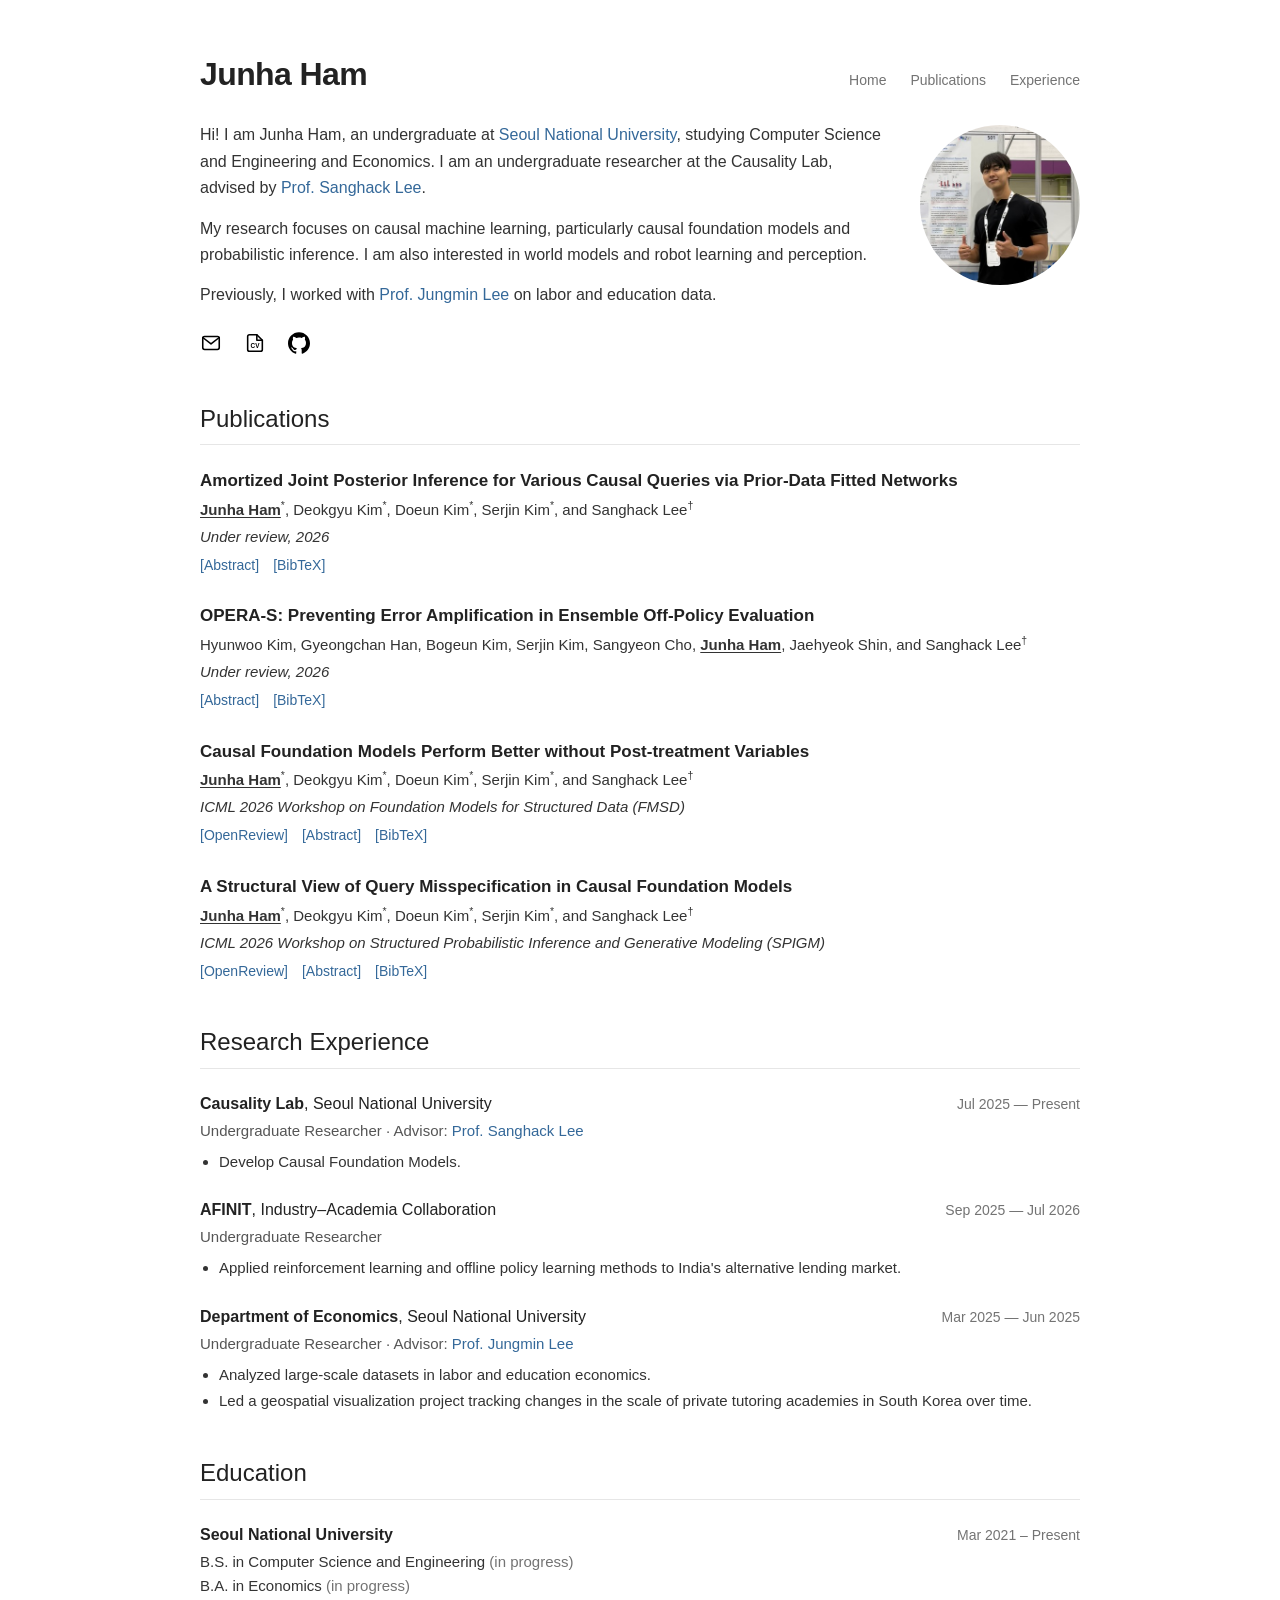
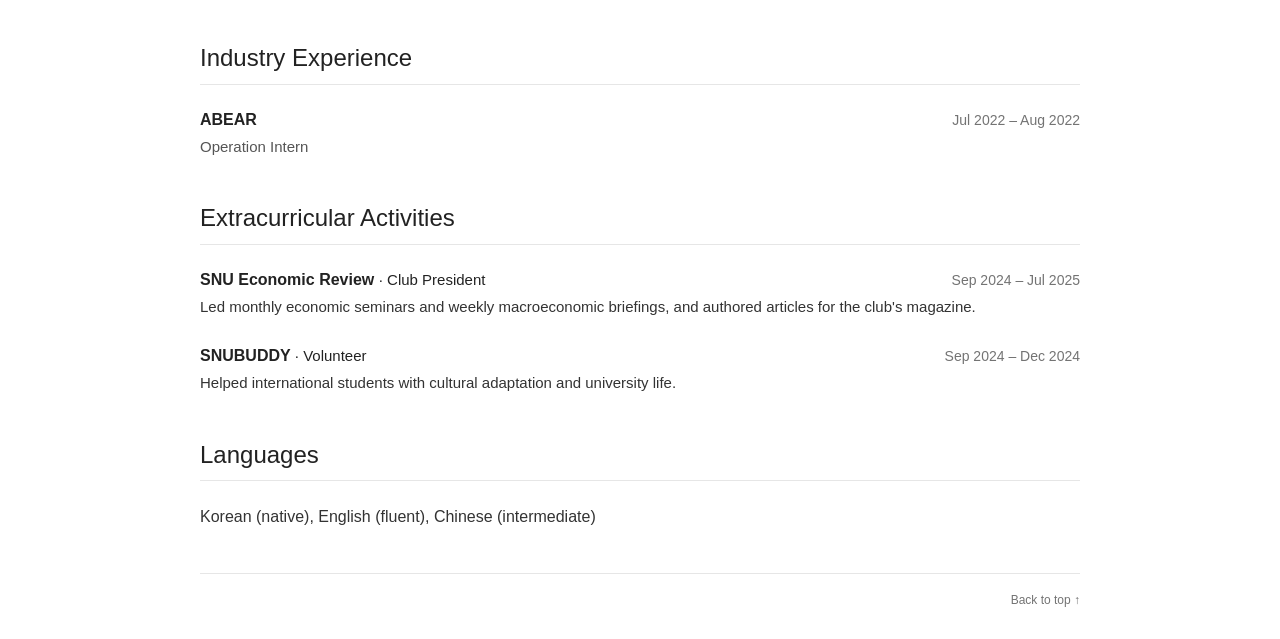
<file: index.html>
<!doctype html>
<html lang="en">
<head>
  <meta charset="utf-8">
  <meta name="viewport" content="width=device-width, initial-scale=1">
  <meta name="description" content="Junha Ham is an undergraduate researcher at Seoul National University working on causal machine learning and causal foundation models.">
  <meta name="theme-color" content="#ffffff">
  <meta property="og:type" content="website">
  <meta property="og:title" content="Junha Ham">
  <meta property="og:description" content="Undergraduate researcher at Seoul National University. Causal machine learning, causal foundation models, and probabilistic inference.">
  <meta property="og:url" content="https://junhaham.github.io/">
  <link rel="canonical" href="https://junhaham.github.io/">
  <link rel="icon" type="image/svg+xml" href="assets/favicon.svg">
  <link rel="stylesheet" href="assets/style.css?v=92e3eb297f1d">
  <script src="assets/main.js" defer></script>
  <script type="application/ld+json">{"@context": "https://schema.org", "@type": "Person", "name": "Junha Ham", "url": "https://junhaham.github.io/", "email": "mailto:mattham2002@gmail.com", "jobTitle": "Undergraduate Researcher", "affiliation": {"@type": "Organization", "name": "Seoul National University"}, "sameAs": ["https://github.com/junhaham"], "knowsAbout": ["Causal machine learning", "Causal foundation models", "World models", "Robot learning and perception"]}</script>
  <title>Junha Ham</title>
</head>
<body>
  <a class="skip-link" href="#main">Skip to content</a>
  <div class="page">
    <header class="site-header" id="about">
      <div>
        <h1>Junha Ham</h1>
      </div>
      <nav aria-label="Main navigation">
        <a href="#about">Home</a>
        <a href="#publications">Publications</a>
        <a href="#experience">Experience</a>
      </nav>
    </header>

    <main id="main">
      <section class="about" aria-label="About Junha Ham">
        <div class="intro-text">
        <p>Hi! I am Junha Ham, an undergraduate at <a href="https://en.snu.ac.kr/" target="_blank" rel="noopener noreferrer">Seoul National University</a>, studying Computer Science and Engineering and Economics. I am an undergraduate researcher at the Causality Lab, advised by <a href="https://www.sanghacklee.me/" target="_blank" rel="noopener noreferrer">Prof. Sanghack Lee</a>.</p>
        <p>My research focuses on causal machine learning, particularly causal foundation models and probabilistic inference. I am also interested in world models and robot learning and perception.</p>
        <p>Previously, I worked with <a href="https://econ.snu.ac.kr/people/faculty?mode=view&amp;profidx=22" target="_blank" rel="noopener noreferrer">Prof. Jungmin Lee</a> on labor and education data.</p>
        <p class="contact-links">
          <a href="mailto:mattham2002@gmail.com" aria-label="Email Junha Ham" title="Email">
            <svg viewBox="0 0 24 24" fill="none" stroke="currentColor" stroke-width="1.7" stroke-linecap="round" stroke-linejoin="round" aria-hidden="true" focusable="false"><rect x="3" y="5" width="18" height="14" rx="2"/><path d="m3 6 9 7 9-7"/></svg>
          </a>
          <a href="assets/pdf/Junha_Ham_CV.pdf" target="_blank" rel="noopener" aria-label="View CV (PDF)" title="CV (PDF)">
            <svg viewBox="0 0 24 24" fill="none" stroke="currentColor" stroke-width="1.7" stroke-linecap="round" stroke-linejoin="round" aria-hidden="true" focusable="false"><path d="M14 3H6a2 2 0 0 0-2 2v14a2 2 0 0 0 2 2h12a2 2 0 0 0 2-2V9Z"/><path d="M14 3v6h6"/><text x="12" y="17.5" text-anchor="middle" fill="currentColor" stroke="none" font-family="Arial, sans-serif" font-size="7" font-weight="700">CV</text></svg>
          </a>
          <a href="https://github.com/junhaham" target="_blank" rel="noopener noreferrer" aria-label="GitHub profile" title="GitHub">
            <svg viewBox="0 0 24 24" fill="currentColor" aria-hidden="true" focusable="false"><path d="M12 .297C5.37.297 0 5.67 0 12.297c0 5.303 3.438 9.8 8.205 11.385.6.113.82-.258.82-.577 0-.285-.01-1.04-.015-2.04-3.338.724-4.043-1.61-4.043-1.61-.546-1.387-1.333-1.756-1.333-1.756-1.09-.745.083-.729.083-.729 1.205.084 1.838 1.237 1.838 1.237 1.07 1.835 2.807 1.305 3.492.998.108-.776.418-1.305.762-1.605-2.665-.3-5.467-1.334-5.467-5.93 0-1.31.465-2.38 1.235-3.22-.135-.303-.54-1.524.105-3.176 0 0 1.005-.322 3.3 1.23a11.52 11.52 0 0 1 3-.404c1.02.005 2.045.138 3 .404 2.28-1.552 3.285-1.23 3.285-1.23.645 1.652.24 2.873.12 3.176.765.84 1.23 1.91 1.23 3.22 0 4.61-2.805 5.625-5.475 5.92.43.37.81 1.096.81 2.22 0 1.606-.015 2.896-.015 3.286 0 .315.21.69.825.57C20.565 22.092 24 17.592 24 12.297c0-6.627-5.373-12-12-12"/></svg>
          </a>
        </p>
        </div>
        <figure class="profile-photo"><img src="assets/profile-conference.jpg" alt="Junha Ham" width="160" height="160"></figure>
      </section>

      <section id="publications" aria-labelledby="publications-heading">
        <h2 id="publications-heading">Publications</h2>
        <div class="publication-list"><article class="publication" id="jointcfm" aria-labelledby="title-jointcfm">
  <h3 class="pub-title" id="title-jointcfm">Amortized Joint Posterior Inference for Various Causal Queries via Prior-Data Fitted Networks</h3>
  <p class="pub-authors"><strong>Junha Ham</strong><sup>*</sup>, Deokgyu Kim<sup>*</sup>, Doeun Kim<sup>*</sup>, Serjin Kim<sup>*</sup>, and Sanghack Lee<sup>†</sup></p>
  <p class="pub-venue">Under review, 2026</p>
  <div class="pub-actions">
    <details class="pub-details"><summary>Abstract</summary><p class="abstract-text">Prior-data fitted networks (PFNs) are transformers pre-trained to approximate posterior predictive distributions under a task prior. Their causal extensions estimate treatment effects from observational data without task-specific retraining. However, existing approaches typically restrict inference to predefined causal quantities, such as treatment effects or outcomes under treatment and control. In particular, they do not capture posterior dependence between the control and treatment conditional expected potential outcomes, limiting users’ ability to ask causal queries involving expected outcomes, treatment effects, and their relationships. Moreover, interval coverage alone does not establish posterior accuracy. To address these gaps, we introduce JointCFM, which integrates the flexibility of Bayesian joint posterior inference into PFNs, jointly capturing the epistemic uncertainty and posterior dependence of the control and treatment conditional expected potential outcomes pair. This enables users to answer various causal queries chosen at inference time from a single posterior without additional model fitting. Using simulation-based calibration, we test necessary calibration conditions for the marginals and posterior dependence, including within prespecified input groups. Under the task prior, experiments support calibration of tested quantities and demonstrate benefits of preserving posterior dependence. On semi-synthetic benchmarks, JointCFM is competitive in probabilistic prediction of conditional average treatment effects.</p></details>
    <details class="pub-details"><summary>BibTeX</summary><pre class="citation-code">@unpublished{ham2026jointcfm,
  title = {Amortized Joint Posterior Inference for Various Causal Queries via Prior-Data Fitted Networks},
  author = {Ham, Junha and Kim, Deokgyu and Kim, Doeun and Kim, Serjin and Lee, Sanghack},
  year = {2026},
  note = {Under review}
}</pre><button type="button" class="copy-button" data-copy>Copy citation</button></details>
  </div>
</article>
<article class="publication" id="opera-s" aria-labelledby="title-opera-s">
  <h3 class="pub-title" id="title-opera-s">OPERA-S: Preventing Error Amplification in Ensemble Off-Policy Evaluation</h3>
  <p class="pub-authors">Hyunwoo Kim, Gyeongchan Han, Bogeun Kim, Serjin Kim, Sangyeon Cho, <strong>Junha Ham</strong>, Jaehyeok Shin, and Sanghack Lee<sup>†</sup></p>
  <p class="pub-venue">Under review, 2026</p>
  <div class="pub-actions">
    <details class="pub-details"><summary>Abstract</summary><p class="abstract-text">Off-policy evaluation (OPE) estimates a target policy’s value from data collected by another policy. Weighting a pool of estimators can improve reliability, but allowing negative weights can amplify errors and produce an estimate worse than every member of the pool. We propose OPERA-S, which filters the estimator pool and learns simplex weights by minimizing the squared deviations of combined bootstrap estimates from a robust estimate of the policy value. The resulting optimization is a convex quadratic program. The simplex constraint guarantees that, on every dataset, the ensemble’s squared error is no greater than the largest squared error among its base estimators. For bounded estimator outputs, we bound the ensemble’s expected squared error under bootstrap resampling relative to the best convex combination of the filtered estimators. Experiments on contextual bandits, tabular reinforcement learning (RL), and D4RL continuous-control tasks demonstrate the effectiveness of OPERA-S in improving the accuracy and reliability of OPE.</p></details>
    <details class="pub-details"><summary>BibTeX</summary><pre class="citation-code">@unpublished{ham2026operas,
  title = {OPERA-S: Preventing Error Amplification in Ensemble Off-Policy Evaluation},
  author = {Kim, Hyunwoo and Han, Gyeongchan and Kim, Bogeun and Kim, Serjin and Cho, Sangyeon and Ham, Junha and Shin, Jaehyeok and Lee, Sanghack},
  year = {2026},
  note = {Under review}
}</pre><button type="button" class="copy-button" data-copy>Copy citation</button></details>
  </div>
</article>
<article class="publication" id="cfm-post-treatment" aria-labelledby="title-cfm-post-treatment">
  <h3 class="pub-title" id="title-cfm-post-treatment"><a href="https://openreview.net/forum?id=ULoLF1aOo1" target="_blank" rel="noopener noreferrer">Causal Foundation Models Perform Better without Post-treatment Variables</a></h3>
  <p class="pub-authors"><strong>Junha Ham</strong><sup>*</sup>, Deokgyu Kim<sup>*</sup>, Doeun Kim<sup>*</sup>, Serjin Kim<sup>*</sup>, and Sanghack Lee<sup>†</sup></p>
  <p class="pub-venue">ICML 2026 Workshop on Foundation Models for Structured Data (FMSD)</p>
  <div class="pub-actions"><a class="paper-link" href="https://openreview.net/forum?id=ULoLF1aOo1" target="_blank" rel="noopener noreferrer">OpenReview</a>
    <details class="pub-details"><summary>Abstract</summary><p class="abstract-text">Causal Foundation Models (CFMs) amortize Bayesian causal inference by pretraining on synthetic datasets, enabling zero-shot Conditional Average Treatment Effect (CATE) estimation. We study the structural bias induced when an inference-time query includes post-treatment covariates. We decompose the resulting CATE bias into three classical components — a natural indirect effect, an interaction term, and a treatment-differenced selection bias — and verify that the empirical CATE error of two representative CFMs, Do-PFN and CausalPFN, is consistent with the corresponding theoretical bounds under mediator and collider conditioning. Empirically, removing post-treatment covariates from the query yields substantial reductions in estimation error across post-treatment topologies, without retraining. As a practical alternative when the structural graph is unavailable, we introduce Treatment-Centric Local Discovery (TC-LD), a lightweight pre-inference filter that recovers most of this improvement on both fully-synthetic and semi-synthetic benchmarks.</p></details>
    <details class="pub-details"><summary>BibTeX</summary><pre class="citation-code">@inproceedings{ham2026cfmposttreatment,
  title = {Causal Foundation Models Perform Better without Post-treatment Variables},
  author = {Ham, Junha and Kim, Deokgyu and Kim, Doeun and Kim, Serjin and Lee, Sanghack},
  year = {2026},
  booktitle = {ICML 2026 Workshop on Foundation Models for Structured Data (FMSD)},
  url = {https://openreview.net/forum?id=ULoLF1aOo1}
}</pre><button type="button" class="copy-button" data-copy>Copy citation</button></details>
  </div>
</article>
<article class="publication" id="cfm-query" aria-labelledby="title-cfm-query">
  <h3 class="pub-title" id="title-cfm-query"><a href="https://openreview.net/forum?id=HZ2mgJ8OJs" target="_blank" rel="noopener noreferrer">A Structural View of Query Misspecification in Causal Foundation Models</a></h3>
  <p class="pub-authors"><strong>Junha Ham</strong><sup>*</sup>, Deokgyu Kim<sup>*</sup>, Doeun Kim<sup>*</sup>, Serjin Kim<sup>*</sup>, and Sanghack Lee<sup>†</sup></p>
  <p class="pub-venue">ICML 2026 Workshop on Structured Probabilistic Inference and Generative Modeling (SPIGM)</p>
  <div class="pub-actions"><a class="paper-link" href="https://openreview.net/forum?id=HZ2mgJ8OJs" target="_blank" rel="noopener noreferrer">OpenReview</a>
    <details class="pub-details"><summary>Abstract</summary><p class="abstract-text">Causal Foundation Models (CFMs) pretrain amortized causal estimators on large collections of synthetic datasets sampled from structural causal model (SCM) priors. At optimal capacity, they recover the corresponding interventional posterior predictive target for queries on the training query surface. We study the failure mode induced when an inference-time query includes a post-treatment covariate. Structurally, we decompose the resulting CATE bias into three components: loss of the natural indirect effect, an interaction penalty, and treatment-differenced selection bias. Distributionally, for models whose training query surface includes post-treatment-conditioned queries, we prove that conditioning on post-treatment values yields strictly positive KL divergence from the marginal interventional law on a positive-measure subset, and we provide closed-form KL decompositions under linear-Gaussian SCMs. Empirically, removing post-treatment covariates from the query yields substantial reductions in PEHE across graph topologies and CFM models without retraining. We further introduce Treatment-Centric Local Discovery (TC-LD), a lightweight pre-inference filter that flags likely post-treatment variables and recovers most of this improvement on our synthetic benchmark.</p></details>
    <details class="pub-details"><summary>BibTeX</summary><pre class="citation-code">@inproceedings{ham2026cfmquery,
  title = {A Structural View of Query Misspecification in Causal Foundation Models},
  author = {Ham, Junha and Kim, Deokgyu and Kim, Doeun and Kim, Serjin and Lee, Sanghack},
  year = {2026},
  booktitle = {ICML 2026 Workshop on Structured Probabilistic Inference and Generative Modeling (SPIGM)},
  url = {https://openreview.net/forum?id=HZ2mgJ8OJs}
}</pre><button type="button" class="copy-button" data-copy>Copy citation</button></details>
  </div>
</article></div>
      </section>

      <section id="experience" aria-labelledby="experience-heading">
        <h2 id="experience-heading">Research Experience</h2>
        <div class="experience-list"><article class="entry">
  <div class="entry-heading"><h3>Causality Lab<span class="entry-organization">, Seoul National University</span></h3><p class="dates">Jul 2025 — Present</p></div>
  <p class="role">Undergraduate Researcher · Advisor: <a href="https://www.sanghacklee.me/" target="_blank" rel="noopener noreferrer">Prof. Sanghack Lee</a></p>
  <ul><li>Develop Causal Foundation Models.</li></ul>
</article>
<article class="entry">
  <div class="entry-heading"><h3>AFINIT<span class="entry-organization">, Industry–Academia Collaboration</span></h3><p class="dates">Sep 2025 — Jul 2026</p></div>
  <p class="role">Undergraduate Researcher</p>
  <ul><li>Applied reinforcement learning and offline policy learning methods to India&#x27;s alternative lending market.</li></ul>
</article>
<article class="entry">
  <div class="entry-heading"><h3>Department of Economics<span class="entry-organization">, Seoul National University</span></h3><p class="dates">Mar 2025 — Jun 2025</p></div>
  <p class="role">Undergraduate Researcher · Advisor: <a href="https://econ.snu.ac.kr/people/faculty?mode=view&amp;profidx=22" target="_blank" rel="noopener noreferrer">Prof. Jungmin Lee</a></p>
  <ul><li>Analyzed large-scale datasets in labor and education economics.</li><li>Led a geospatial visualization project tracking changes in the scale of private tutoring academies in South Korea over time.</li></ul>
</article></div>
      </section>

      <section id="education" aria-labelledby="education-heading">
        <h2 id="education-heading">Education</h2>
        <article class="entry">
          <div class="entry-heading"><h3>Seoul National University</h3><p class="dates">Mar 2021 – Present</p></div>
          <p>B.S. in Computer Science and Engineering <span class="muted">(in progress)</span><br>B.A. in Economics <span class="muted">(in progress)</span></p>
        </article>
      </section>

      <section id="industry" aria-labelledby="industry-heading">
        <h2 id="industry-heading">Industry Experience</h2>
        <article class="entry">
          <div class="entry-heading"><h3>ABEAR</h3><p class="dates">Jul 2022 – Aug 2022</p></div>
          <p class="role">Operation Intern</p>
        </article>
      </section>

      <section id="activities" aria-labelledby="activities-heading">
        <h2 id="activities-heading">Extracurricular Activities</h2>
        <article class="entry">
          <div class="entry-heading"><h3>SNU Economic Review <span class="entry-role">· Club President</span></h3><p class="dates">Sep 2024 – Jul 2025</p></div>
          <p>Led monthly economic seminars and weekly macroeconomic briefings, and authored articles for the club's magazine.</p>
        </article>
        <article class="entry">
          <div class="entry-heading"><h3>SNUBUDDY <span class="entry-role">· Volunteer</span></h3><p class="dates">Sep 2024 – Dec 2024</p></div>
          <p>Helped international students with cultural adaptation and university life.</p>
        </article>
      </section>

      <section id="languages" aria-labelledby="languages-heading">
        <h2 id="languages-heading">Languages</h2>
        <p>Korean (native), English (fluent), Chinese (intermediate)</p>
      </section>
    </main>
    <footer><a href="#about">Back to top ↑</a></footer>
  </div>
  <div class="toast" role="status" aria-live="polite" hidden></div>
</body>
</html>
</file>
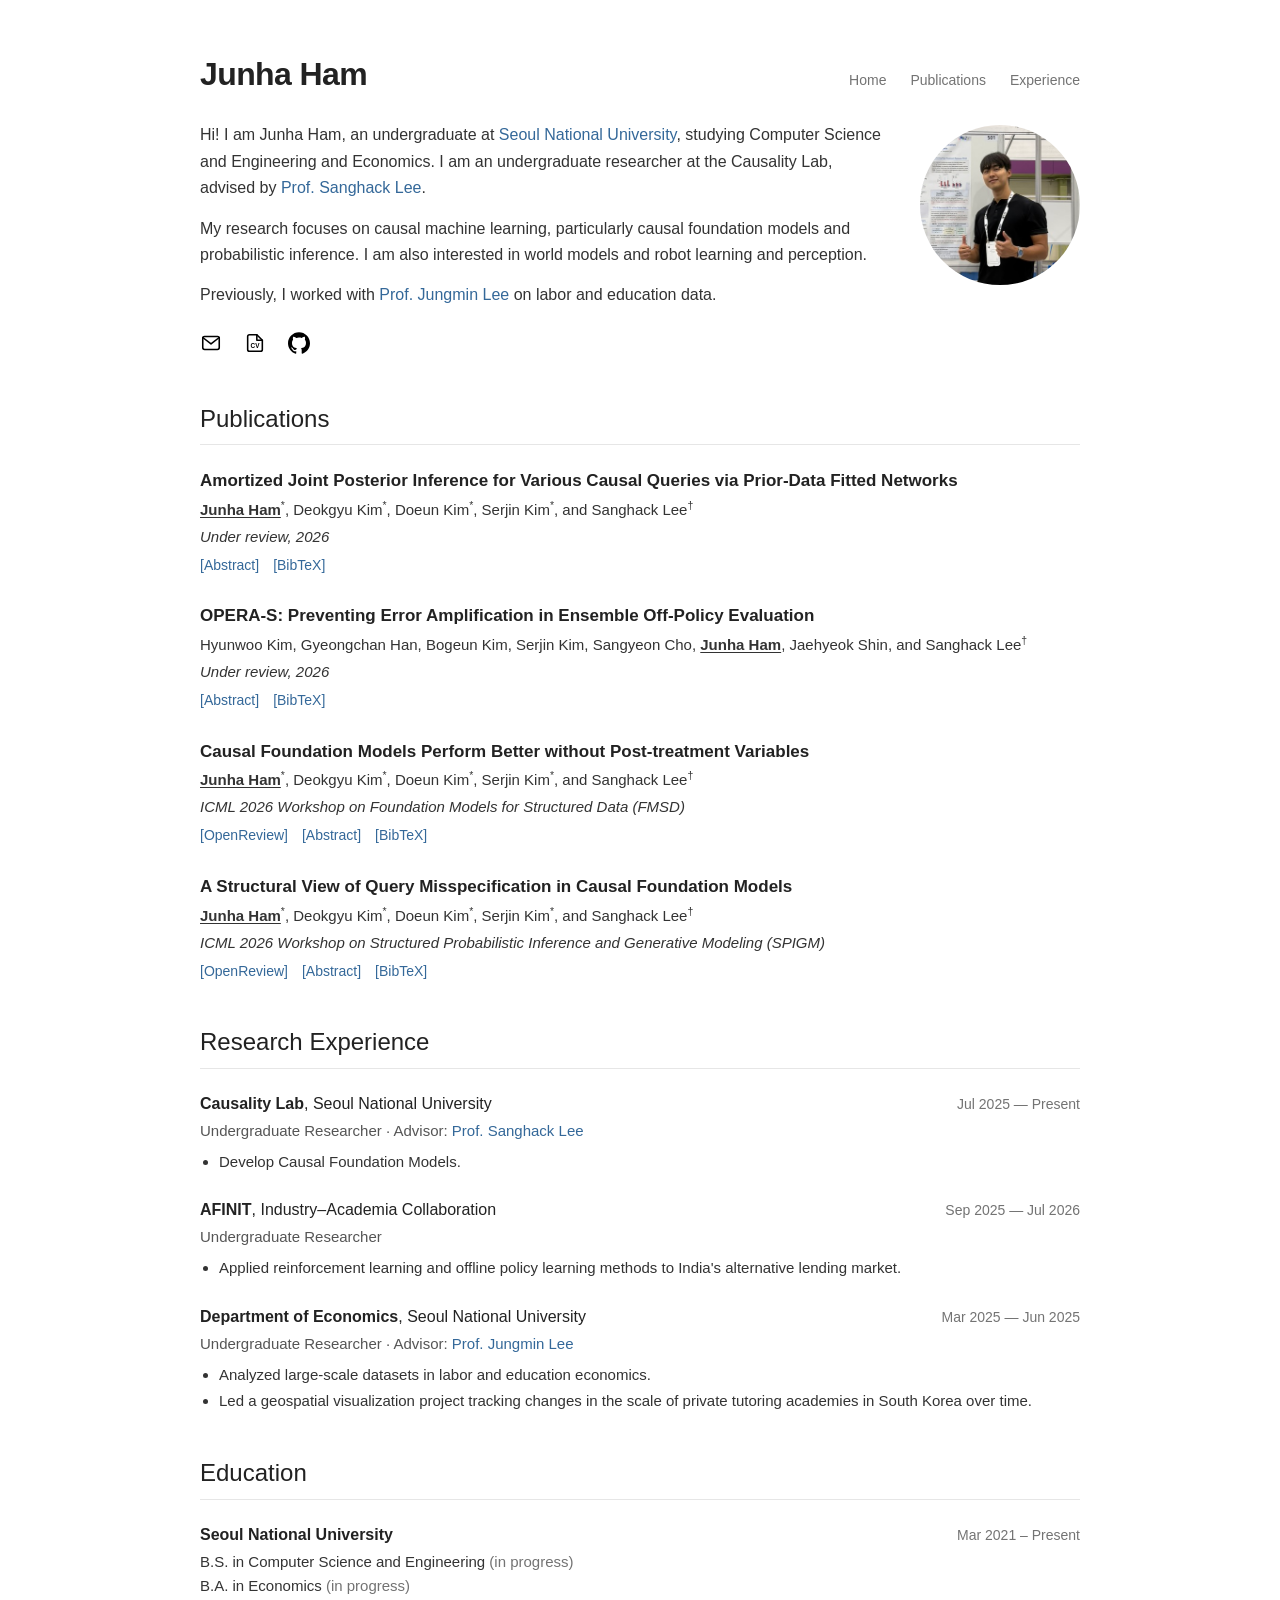
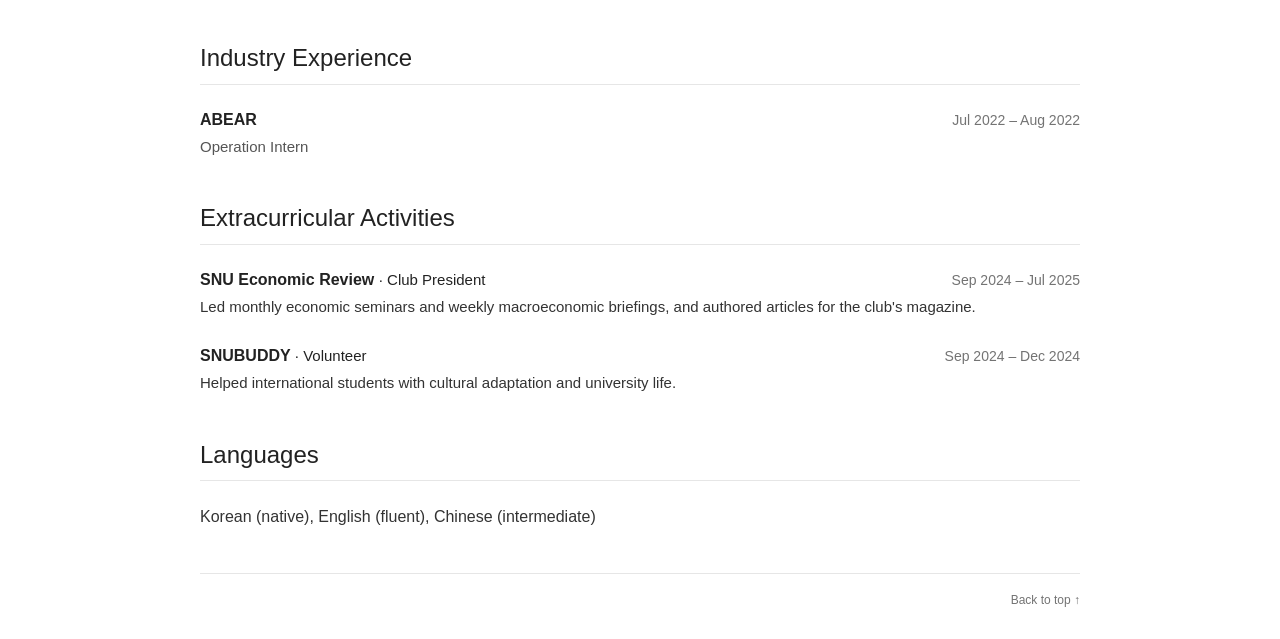
<file: src/template.html>
<!doctype html>
<html lang="ko">
<head>
  <meta charset="utf-8">
  <meta name="viewport" content="width=device-width, initial-scale=1">
  <meta http-equiv="refresh" content="0; url=../index.html">
  <meta name="robots" content="noindex">
  <title>Junha Ham</title>
</head>
<body>
  <p><a href="../index.html">Junha Ham 홈페이지 열기</a></p>
</body>
</html>
</file>
<file: assets/style.css>
:root {
  color-scheme: light;
  --text: #333;
  --heading: #222;
  --muted: #737373;
  --link: #346899;
  --line: #e6e6e6;
  --font: Arial, Helvetica, sans-serif;
}

* { box-sizing: border-box; }
html { scroll-padding-top: 24px; scroll-behavior: smooth; }
body {
  margin: 0;
  background: #fff;
  color: var(--text);
  font: 16px/1.65 var(--font);
  -webkit-font-smoothing: antialiased;
}
a { color: var(--link); text-decoration: none; text-underline-offset: 3px; }
a:hover { text-decoration: underline; }
a:focus-visible, button:focus-visible, summary:focus-visible {
  outline: 2px solid var(--link);
  outline-offset: 4px;
}
.page { max-width: 960px; margin: 0 auto; padding: 54px 40px 28px; }
.site-header { display: flex; justify-content: space-between; align-items: baseline; gap: 24px; margin-bottom: 27px; }
h1 { color: var(--heading); font-size: 32px; font-weight: 600; line-height: 1.25; letter-spacing: -.6px; margin: 0; }
nav { display: flex; flex-shrink: 0; flex-wrap: wrap; gap: 24px; font-size: 14px; }
nav a { color: var(--muted); background: transparent; padding: 4px 0; line-height: 1.6; }
nav a:hover { color: #111; text-decoration: none; }
main { min-width: 0; }
p { margin: 0 0 14px; }
.about p { max-width: 850px; }
.contact-links { display: flex; flex-wrap: wrap; gap: 8px; margin: 16px 0 0 -7px; }
.contact-links a { display: inline-flex; align-items: center; justify-content: center; width: 36px; height: 36px; color: #000; border-radius: 4px; line-height: 1; }
.contact-links a:hover { background: #f5f5f5; text-decoration: none; }
.contact-links svg { display: block; width: 22px; height: 22px; }
section { margin-bottom: 43px; }
.about { display: grid; grid-template-columns: minmax(0, 1fr) 160px; align-items: start; gap: 36px; margin-bottom: 42px; }
.intro-text { min-width: 0; }
.profile-photo { width: 160px; height: 160px; margin: 3px 0 0; overflow: hidden; border-radius: 50%; }
.profile-photo img { display: block; width: 100%; height: 100%; object-fit: cover; object-position: 57% 52%; transform: scale(2.26); transform-origin: 57% 52%; }
.photo-placeholder { display: grid; place-items: center; width: 100%; height: 100%; background: #f7f8fa; border: 1px solid #dfe3e8; border-radius: 3px; color: #7b838b; font-size: 14px; }
h2 { color: var(--heading); font-size: 24px; font-weight: 500; line-height: 1.35; margin: 0 0 23px; padding-bottom: 9px; border-bottom: 1px solid var(--line); }
h3 { font-size: 16px; font-weight: 600; line-height: 1.5; color: var(--heading); margin: 0; }
.publication { margin-bottom: 26px; }
.publication:last-child { margin-bottom: 0; }
.pub-title { font-size: 17px; font-weight: 600; line-height: 1.5; margin: 0 0 4px; }
.pub-title a { color: var(--heading); }
.pub-title a:hover { color: var(--link); }
.pub-authors { font-size: 15px; line-height: 1.6; margin: 0 0 3px; }
.pub-authors strong { font-weight: 600; text-decoration: underline; text-underline-offset: 2px; }
sup { font-size: .7em; line-height: 0; }
.pub-venue { font-size: 15px; line-height: 1.6; font-style: italic; margin: 0 0 5px; }
.pub-actions { display: flex; flex-wrap: wrap; gap: 4px 14px; align-items: flex-start; font-size: 14px; line-height: 1.7; }
.paper-link::before, .pub-details summary::before { content: "["; }
.paper-link::after, .pub-details summary::after { content: "]"; }
.pub-details summary { color: var(--link); cursor: pointer; list-style: none; width: fit-content; }
.pub-details summary::-webkit-details-marker { display: none; }
.pub-details[open] { flex-basis: 100%; }
.abstract-text { margin: 7px 0 4px; color: #555; font-size: 15px; max-width: 800px; }
.citation-code { font: 12px/1.65 ui-monospace, SFMono-Regular, Consolas, monospace; background: #f7f7f7; border: 1px solid var(--line); margin: 9px 0; padding: 14px; white-space: pre-wrap; overflow-wrap: anywhere; }
.copy-button { font: 13px/1.5 var(--font); background: #fff; border: 1px solid #ccc; color: var(--text); padding: 4px 10px; cursor: pointer; border-radius: 2px; }
.copy-button:hover { background: #f5f5f5; }
.entry { margin-bottom: 24px; }
.entry:last-child { margin-bottom: 0; }
.entry-heading { display: flex; justify-content: space-between; align-items: baseline; gap: 8px 22px; }
.entry-heading h3 { min-width: 0; }
.entry-organization { font-weight: 400; }
.dates { flex-shrink: 0; color: var(--muted); font-size: 14px; white-space: nowrap; margin: 0; }
.entry p:not(.dates) { font-size: 15px; margin: 3px 0 0; }
.entry .role { color: #555; }
.entry-role { font-weight: 400; font-size: 15px; }
.entry ul { font-size: 15px; padding-left: 19px; margin: 6px 0 0; }
.entry li { margin: 2px 0; }
.muted { color: var(--muted); }
footer { display: flex; justify-content: flex-end; border-top: 1px solid var(--line); padding-top: 17px; color: var(--muted); font-size: 12px; }
footer a { color: var(--muted); }
.skip-link { position: fixed; left: 16px; top: -60px; background: #fff; padding: 8px 14px; z-index: 10; border: 1px solid var(--link); }
.skip-link:focus { top: 12px; }
.toast { position: fixed; bottom: 24px; left: 50%; transform: translateX(-50%); background: #333; color: #fff; padding: 9px 15px; font-size: 14px; max-width: 90vw; z-index: 10; }
.toast[hidden] { display: none; }

@media (max-width: 760px) {
  .page { padding: 36px 28px 25px; }
  .site-header { display: block; margin-bottom: 24px; }
  nav { margin-top: 17px; }
  .about { display: flex; flex-direction: column; gap: 23px; }
  .profile-photo { order: -1; width: 144px; height: 144px; align-self: center; margin: 0; }
  .entry-heading { flex-wrap: wrap; gap: 2px 15px; }
  .dates { flex-basis: 100%; }
}
@media (max-width: 480px) {
  .page { padding: 30px 22px 24px; }
  h1 { font-size: 30px; }
  body { font-size: 15.5px; line-height: 1.65; }
  nav { font-size: 14px; }
  h2 { font-size: 23px; margin-bottom: 20px; }
  .pub-title { font-size: 16px; }
  .publication { margin-bottom: 27px; }
  .pub-authors, .pub-venue { font-size: 14px; }
  .entry-role { display: block; }
  section { margin-bottom: 35px; }
  .about { margin-bottom: 35px; }
  footer { font-size: 11px; }
}
@media (prefers-reduced-motion: reduce) {
  html { scroll-behavior: auto; }
}
@media print {
  .page { max-width: none; padding: 0; }
  .about { display: block; }
  .profile-photo { display: none; }
  nav, .contact-links, .pub-actions, footer, .toast, .skip-link { display: none !important; }
  body { font-size: 11px; }
  h1 { font-size: 26px; }
  h2 { font-size: 19px; }
  section { margin-bottom: 25px; }
  .publication, .entry { break-inside: avoid; }
  a { color: inherit; }
}
</file>
